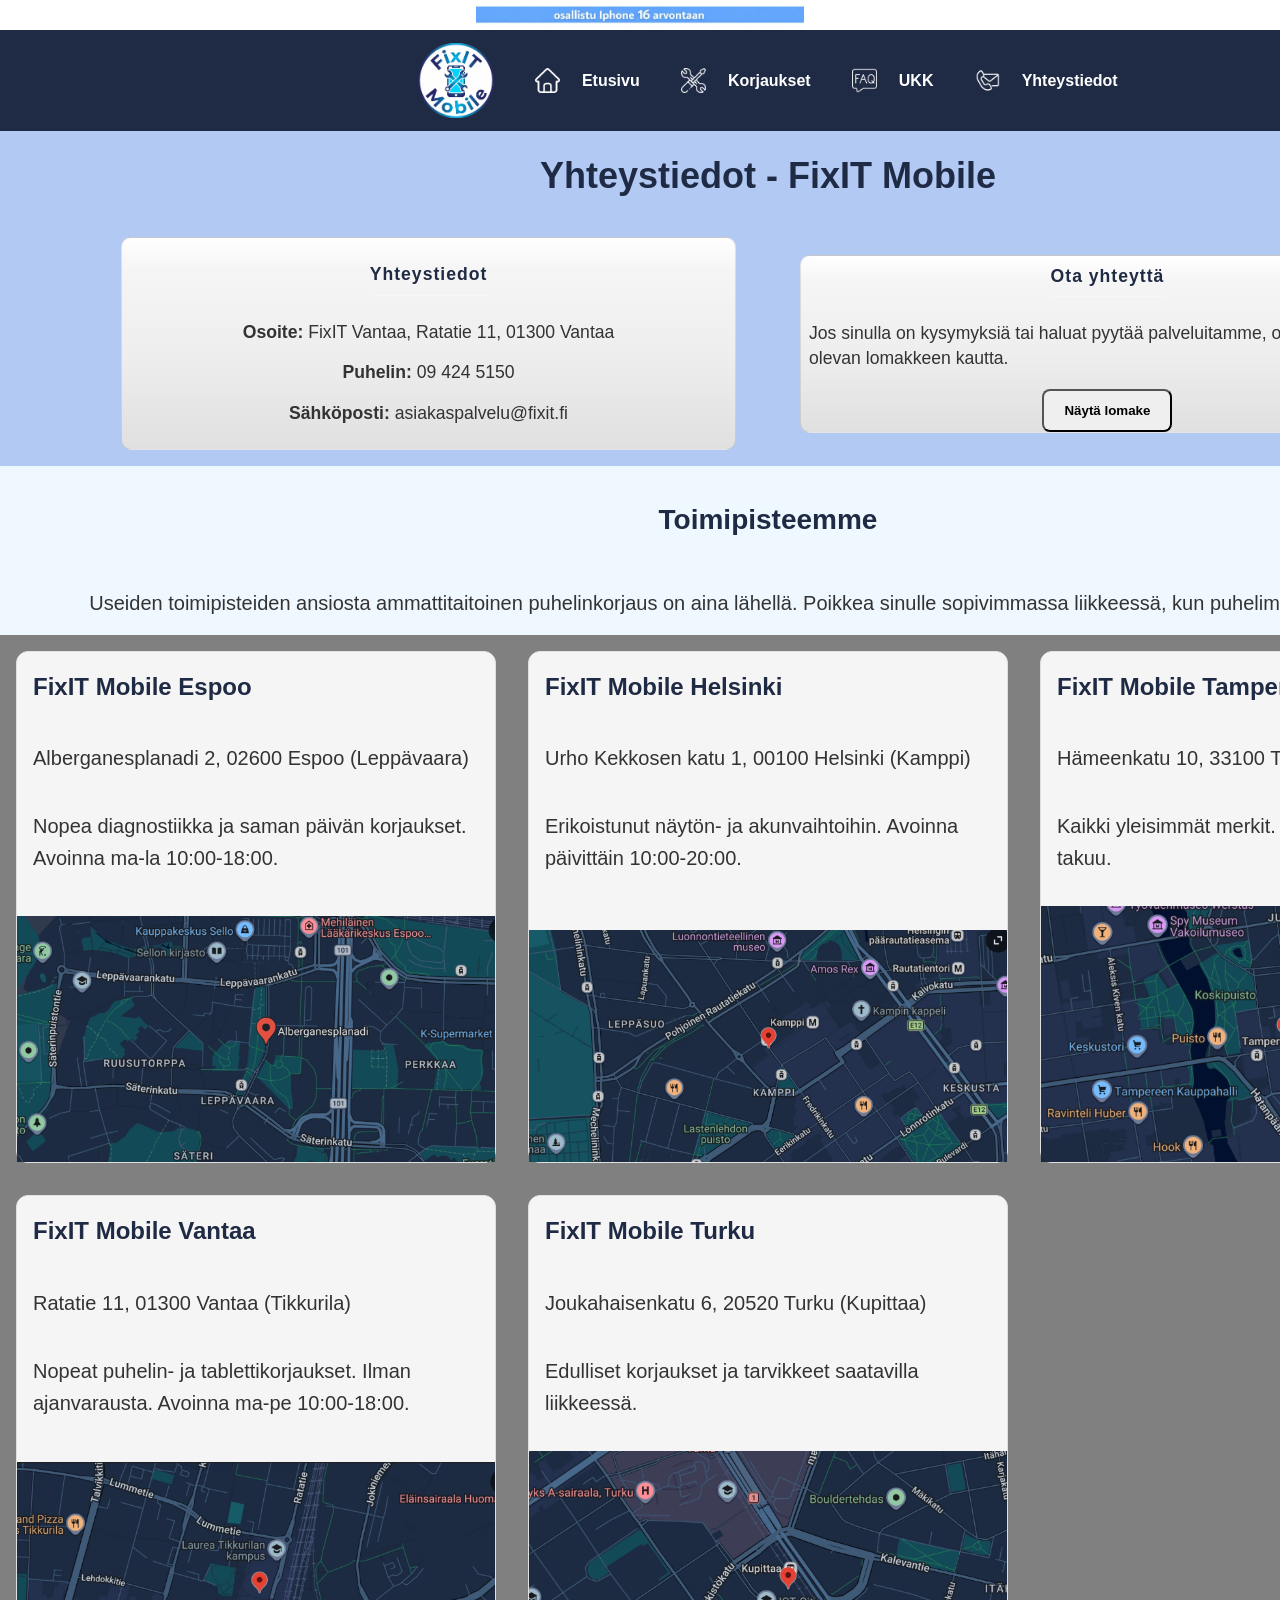
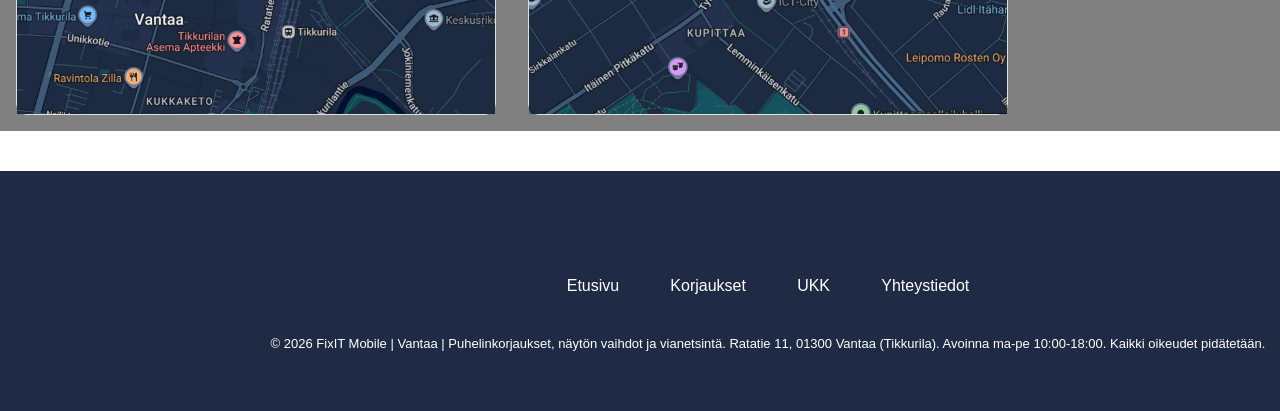
<file: contact.html>
<!doctype html>
<html lang="fi">
  <head>
    <meta charset="UTF-8" />
    <meta name="viewport" content="width=device-width, initial-scale=1.0" />
    <meta
      name="description"
      content="Ota yhteyttä FixIT Mobileen Vantaalla. Löydät osoitteen, puhelinnumeron ja sähköpostin nopeaa puhelimen korjausta varten."
    />
    <link rel="icon" type="image/x-icon" href="./Img/icons/favicon.ico" />
    <link rel="stylesheet" href="CSS/layoutdefinitions.css" />
    <link rel="stylesheet" href="CSS/layoutcontact.css" />
    <link rel="stylesheet" href="CSS/styleguide.css" />
    <link rel="stylesheet" href="CSS/styles.css" />
    <title>Yhteystiedot - FixIT Mobile</title>
  </head>
  <body>
    <div class="page">
      <aside class="top-ad">
        <div class="top-ad-container flex-center">
          <img
            class="img-top-ad"
            src="Img/large/top-scrolling-ad.webp"
            alt="img-top-ad"
          />
        </div>
      </aside>

      <header>
        <nav>
          <div class="header-logo-container">
            <a href="./index.html">
              <img
                class="header-logo-img"
                src="./Img/logos/main-logo-large.webp"
              />
            </a>
          </div>

          <div class="header-item flex-center">
            <div class="header-item-icon">
              <img
                class="header-item-icon-img"
                src="./Img/icons/home_icon_white.png"
              />
            </div>
            <a href="./index.html">Etusivu</a>
          </div>

          <div class="header-item flex-center">
            <div class="header-item-icon">
              <img
                class="header-item-icon-img"
                src="./Img/icons/repair_icon_white.png"
              />
            </div>
            <a href="./repairs.html">Korjaukset</a>
          </div>

          <div class="header-item flex-center">
            <div class="header-item-icon">
              <img
                class="header-item-icon-img"
                src="./Img/icons/faq_icon_white.png"
              />
            </div>
            <a href="./faq.html">UKK</a>
          </div>

          <div class="header-item flex-center">
            <div class="header-item-icon">
              <img
                class="header-item-icon-img"
                src="./Img/icons/contact_icon_white.png"
              />
            </div>
            <a href="./contact.html">Yhteystiedot</a>
          </div>
        </nav>
      </header>

      <main>
        <section class="flex-center column">
          <h1>Yhteystiedot - FixIT Mobile</h1>

          <div class="contact-details-cards flex-center">
            <article class="contact-details-card">
              <div class="contact-details-card-body">
                <h3 class="contact-details-card-text">
                  <strong>Yhteystiedot</strong>
                </h3>
                <p class="contact-details-card-text">
                  <strong>Osoite:</strong> FixIT Vantaa, Ratatie 11, 01300
                  Vantaa
                </p>
                <p class="contact-details-card-text">
                  <strong>Puhelin:</strong> 09 424 5150
                </p>
                <p class="contact-details-card-text">
                  <strong>Sähköposti:</strong> asiakaspalvelu@fixit.fi
                </p>
              </div>
            </article>

            <article class="contact-details-card flex-center">
              <h3 class="contact-details-card-text">Ota yhteyttä</h3>
              <p class="contact-details-card-text">
                Jos sinulla on kysymyksiä tai haluat pyytää palveluitamme, ota
                yhteyttä alla olevan lomakkeen kautta.
              </p>
              <button class="show-hide-form-btn" id="show-hide-form-btn">
                Näytä yhteydenottolomake
              </button>

              <article id="contact-form-container"></article>
            </article>
          </div>
        </section>
      </main>

      <section class="locations-heading flex-center column">
        <section class="flex-center column">
          <h2>Toimipisteemme</h2>
          <p>
            Useiden toimipisteiden ansiosta ammattitaitoinen puhelinkorjaus on
            aina lähellä. Poikkea sinulle sopivimmassa liikkeessä, kun
            puhelimesi kaipaa huoltoa.
          </p>
        </section>

        <section
          class="store-location-cards-container"
          id="store-location-cards-container"
        ></section>
      </section>

      <footer id="footer"></footer>
    </div>

    <script src="JS/data/phonerepairpricedata.js"></script>
    <script src="JS/scripts/main.js"></script>
    <script src="JS/data/storelocationdata.js"></script>
    <script src="JS/scripts/storelocationcards.js"></script>
    <script src="JS/scripts/contactform.js"></script>
  </body>
</html>
</file>
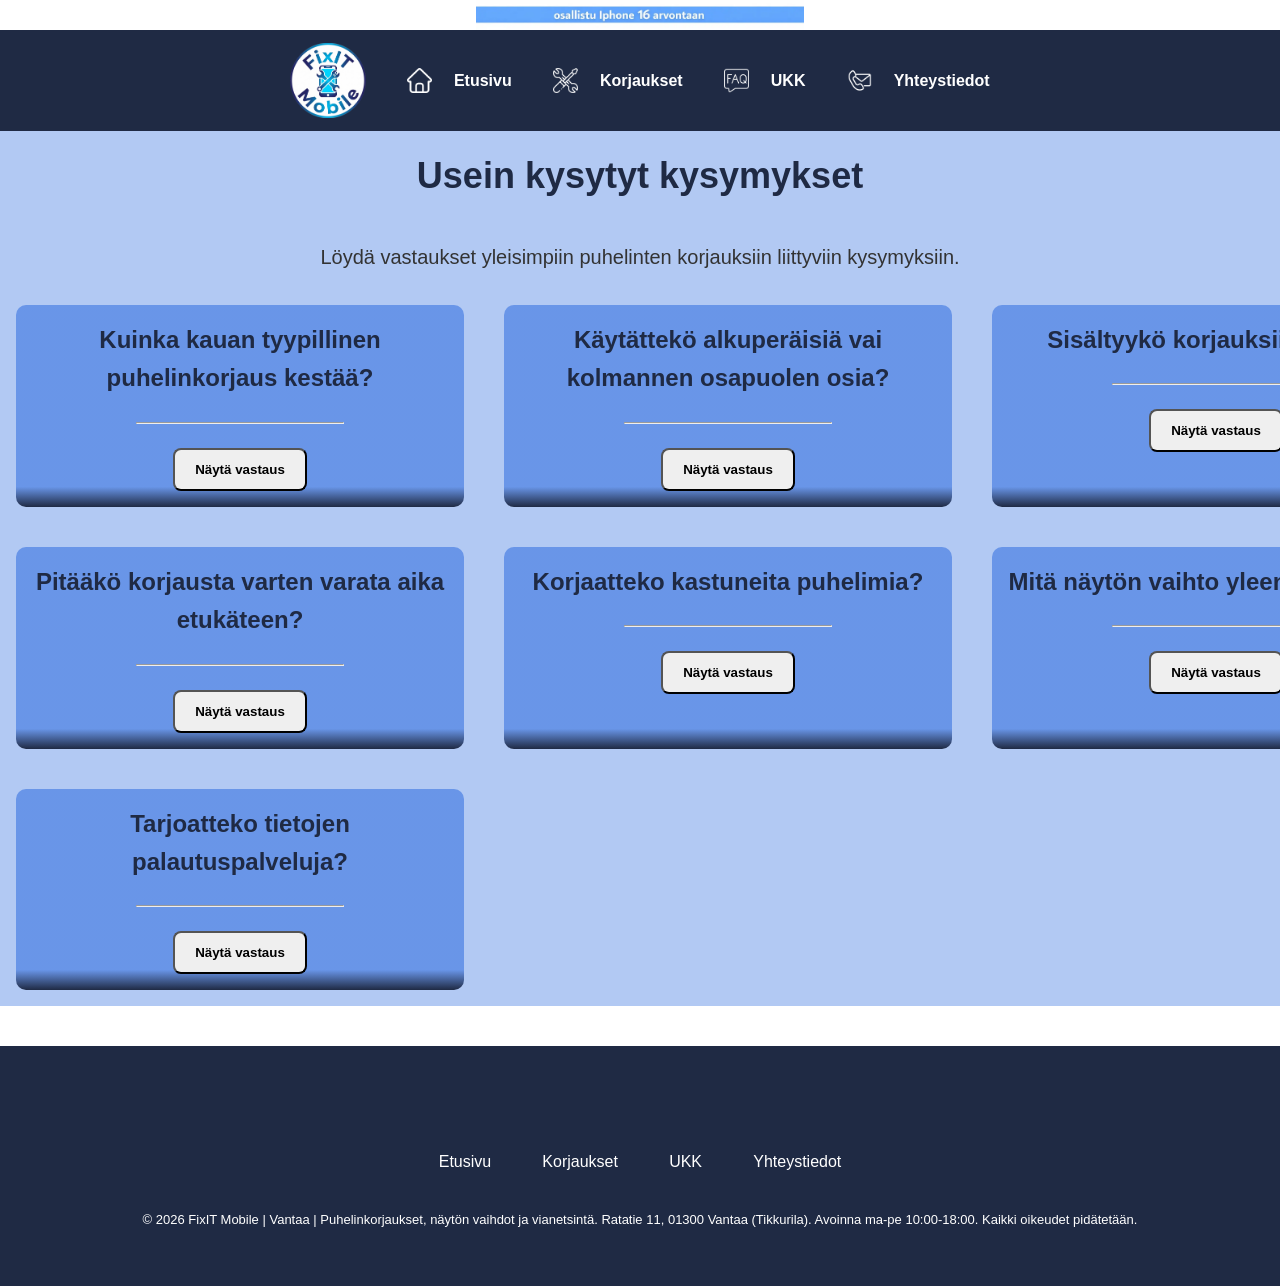
<file: faq.html>
<!doctype html>
<html lang="fi">
  <head>
    <meta charset="UTF-8" />
    <meta name="viewport" content="width=device-width, initial-scale=1.0" />
    <meta
      name="description"
      content="Löydä vastaukset yleisimpiin puhelimen korjaukseen liittyviin kysymyksiin. FixIT Mobile FAQ auttaa ratkaisemaan ongelmat nopeasti ja selkeästi."
    />
    <link rel="icon" type="image/x-icon" href="./Img/icons/favicon.ico" />
    <link rel="stylesheet" href="CSS/layoutdefinitions.css" />
    <link rel="stylesheet" href="CSS/layoutfaq.css" />
    <link rel="stylesheet" href="CSS/styleguide.css" />
    <link rel="stylesheet" href="CSS/styles.css" />
    <title>FixIT Mobile</title>
  </head>
  <body>
    <div class="page">
      <aside class="top-ad">
        <div class="top-ad-container flex-center">
          <img
            class="img-top-ad"
            src="Img/large/top-scrolling-ad.webp"
            alt="Ylämainos"
          />
        </div>
      </aside>

      <header>
        <nav>
          <div class="header-logo-container">
            <a href="./index.html">
              <img
                class="header-logo-img"
                src="./Img/logos/main-logo-large.webp"
                alt="FixIT Mobile logo"
              />
            </a>
          </div>

          <div class="header-item flex-center">
            <div class="header-item-icon">
              <img
                class="header-item-icon-img"
                src="./Img/icons/home_icon_white.png"
                alt="Etusivu"
              />
            </div>
            <a href="./index.html">Etusivu</a>
          </div>

          <div class="header-item flex-center">
            <div class="header-item-icon">
              <img
                class="header-item-icon-img"
                src="./Img/icons/repair_icon_white.png"
                alt="Korjaukset"
              />
            </div>
            <a href="./repairs.html">Korjaukset</a>
          </div>

          <div class="header-item flex-center">
            <div class="header-item-icon">
              <img
                class="header-item-icon-img"
                src="./Img/icons/faq_icon_white.png"
                alt="UKK"
              />
            </div>
            <a href="./faq.html">UKK</a>
          </div>

          <div class="header-item flex-center">
            <div class="header-item-icon">
              <img
                class="header-item-icon-img"
                src="./Img/icons/contact_icon_white.png"
                alt="Yhteystiedot"
              />
            </div>
            <a href="./contact.html">Yhteystiedot</a>
          </div>
        </nav>
      </header>

      <main class="flex-center column">
        <section class="flex-center column">
          <h1>Usein kysytyt kysymykset</h1>
          <p>
            Löydä vastaukset yleisimpiin puhelinten korjauksiin liittyviin
            kysymyksiin.
          </p>
        </section>

        <section class="faq-cards" id="faq-cards"></section>
      </main>

      <footer id="footer"></footer>
    </div>

    <script src="JS/data/phonerepairpricedata.js"></script>
    <script src="JS/scripts/main.js"></script>
    <script src="JS/data/faqdata.js"></script>
    <script src="JS/scripts/faq.js"></script>
  </body>
</html>
</file>
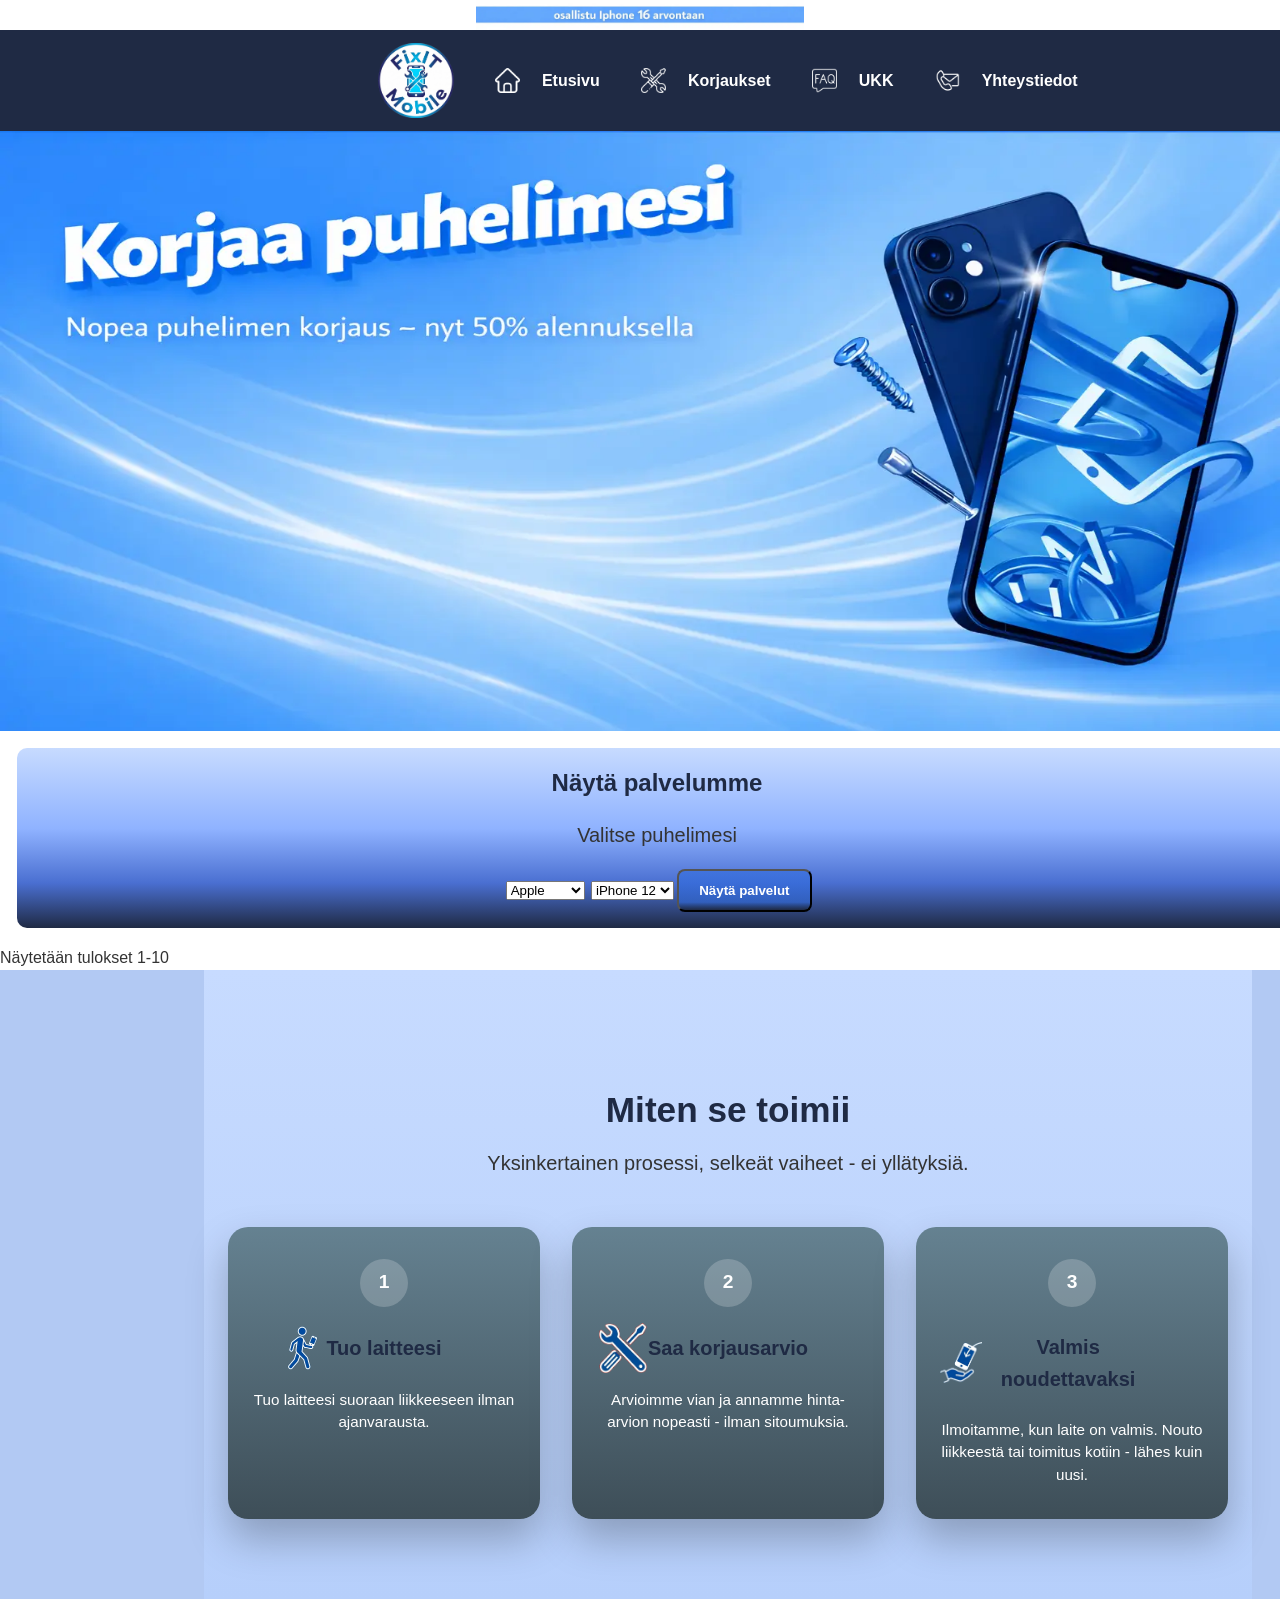
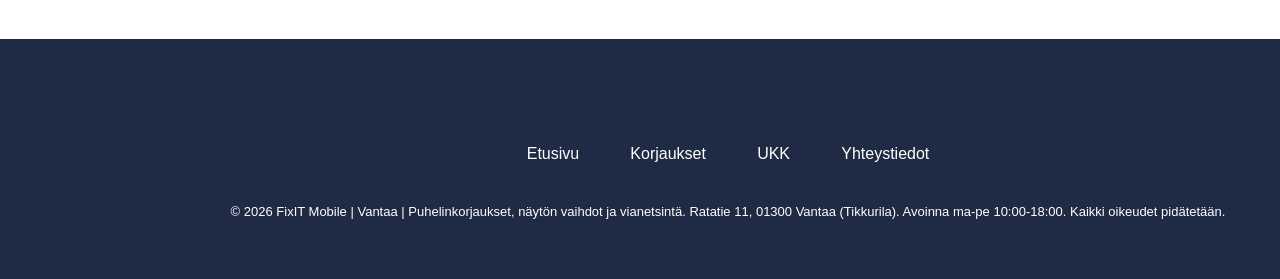
<file: repairs.html>
<!doctype html>
<html lang="fi">
  <head>
    <meta charset="UTF-8" />
    <meta name="viewport" content="width=device-width, initial-scale=1.0" />
    <meta
      name="description"
      content="Selaa puhelimesi korjausvaihtoehtoja ja hintoja. FixIT Mobile tarjoaa nopeat ja luotettavat näytön, akun ja muiden osien korjaukset kaikille yleisille puhelinmalleille."
    />
    <link rel="icon" type="image/x-icon" href="./Img/icons/favicon.ico" />
    <link rel="stylesheet" href="CSS/layoutdefinitions.css" />
    <link rel="stylesheet" href="CSS/layoutrepairs.css" />
    <link rel="stylesheet" href="CSS/styleguide.css" />
    <link rel="stylesheet" href="CSS/styles.css" />
    <title>FixIT Mobile</title>
  </head>
  <body>
    <div class="page">
      <aside class="top-ad">
        <div class="top-ad-container flex-center">
          <img
            class="img-top-ad"
            src="Img/large/top-scrolling-ad.webp"
            alt="Ylätason mainos"
          />
        </div>
      </aside>

      <header>
        <nav>
          <div class="header-logo-container">
            <a href="./index.html">
              <img
                class="header-logo-img"
                src="./Img/logos/main-logo-large.webp"
                alt="FixIT Mobile logo"
              />
            </a>
          </div>

          <div class="header-item flex-center">
            <div class="header-item-icon">
              <img
                class="header-item-icon-img"
                src="./Img/icons/home_icon_white.png"
                alt="Etusivu"
              />
            </div>
            <a href="./index.html">Etusivu</a>
          </div>

          <div class="header-item flex-center">
            <div class="header-item-icon">
              <img
                class="header-item-icon-img"
                src="./Img/icons/repair_icon_white.png"
                alt="Korjaukset"
              />
            </div>
            <a href="./repairs.html">Korjaukset</a>
          </div>

          <div class="header-item flex-center">
            <div class="header-item-icon">
              <img
                class="header-item-icon-img"
                src="./Img/icons/faq_icon_white.png"
                alt="Usein kysytyt kysymykset"
              />
            </div>
            <a href="./faq.html">UKK</a>
          </div>

          <div class="header-item flex-center">
            <div class="header-item-icon">
              <img
                class="header-item-icon-img"
                src="./Img/icons/contact_icon_white.png"
                alt="Yhteystiedot"
              />
            </div>
            <a href="./contact.html">Yhteystiedot</a>
          </div>
        </nav>
      </header>

      <figure class="hero">
        <img
          class="hero-img"
          src="./Img/large/hero-img.webp"
          alt="Korjauksiin liittyvä kuvituskuva"
        />
      </figure>

      <div class="repair-finder">
        <section class="brand-model-selection-card"></section>
      </div>

      <section class="showing-results-text">Näytetään tulokset 1-10</section>

      <section class="result-cards" id="result-cards"></section>

      <main>
        <section class="how-it-works">
          <h2 class="how-it-works-title">Miten se toimii</h2>
          <p class="how-it-works-subtitle">
            Yksinkertainen prosessi, selkeät vaiheet - ei yllätyksiä.
          </p>

          <div class="how-it-works-cards">
            <article class="how-it-works-card">
              <div class="step-number">1</div>
              <div class="how-it-works-card-header flex-center row">
                <div class="how-it-works-header-img-container">
                  <img
                    class="how-it-works-header-img"
                    src="./Img/icons/stick-man-with-phone.webp"
                    alt="Laitteen tuonti"
                  />
                </div>
                <h3 class="how-it-works-card-title">Tuo laitteesi</h3>
              </div>
              <p>Tuo laitteesi suoraan liikkeeseen ilman ajanvarausta.</p>
            </article>

            <article class="how-it-works-card">
              <div class="step-number">2</div>
              <div class="how-it-works-card-header flex-center row">
                <div class="how-it-works-header-img-container">
                  <img
                    class="how-it-works-header-img"
                    src="./Img/icons/repair-icon-blue.webp"
                    alt="Korjausarvio"
                  />
                </div>
                <h3 class="how-it-works-card-title">Saa korjausarvio</h3>
              </div>
              <p>
                Arvioimme vian ja annamme hinta-arvion nopeasti - ilman
                sitoumuksia.
              </p>
            </article>

            <article class="how-it-works-card">
              <div class="step-number">3</div>
              <div class="how-it-works-card-header flex-center row">
                <div class="how-it-works-header-img-container">
                  <img
                    class="how-it-works-header-img"
                    src="./Img/icons/receive-phone-icon.webp"
                    alt="Valmis laite"
                  />
                </div>
                <h3 class="how-it-works-card-title">Valmis noudettavaksi</h3>
              </div>
              <p>
                Ilmoitamme, kun laite on valmis. Nouto liikkeestä tai toimitus
                kotiin - lähes kuin uusi.
              </p>
            </article>
          </div>
        </section>
      </main>

      <footer id="footer"></footer>
    </div>

    <script src="JS/data/phonerepairpricedata.js"></script>
    <script src="JS/scripts/main.js"></script>
    <script src="JS/scripts/repairs.js"></script>
  </body>
</html>
</file>
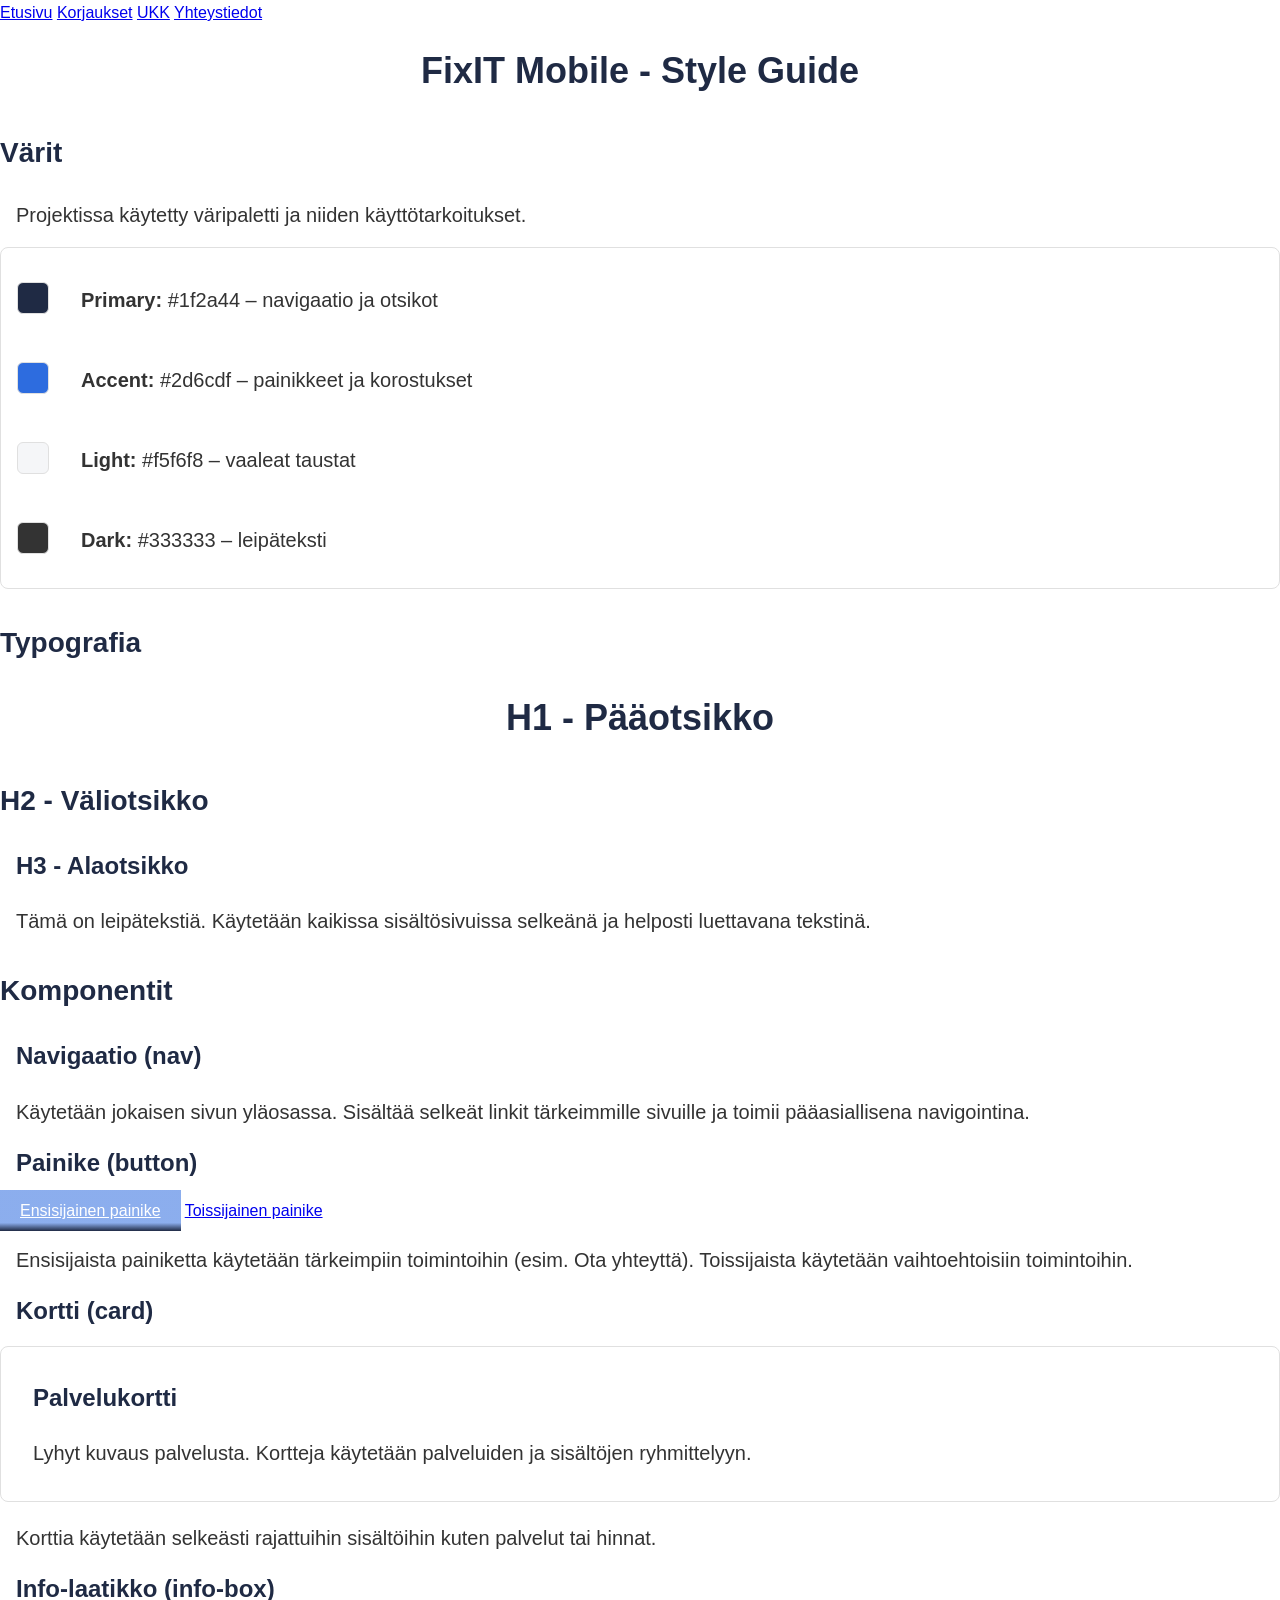
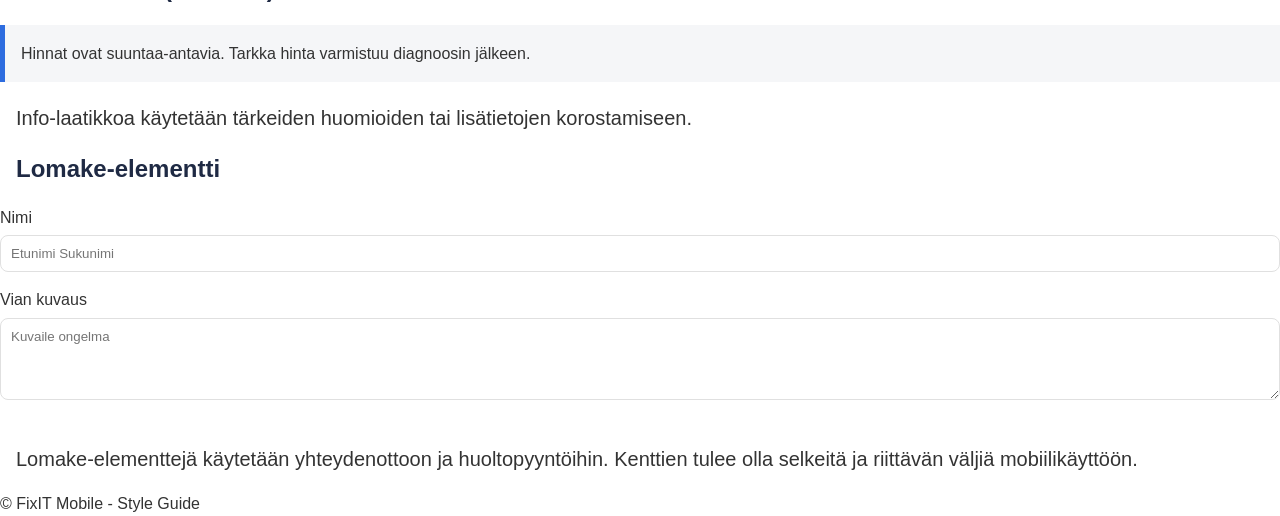
<file: styleguide.html>
<!doctype html>
<html lang="fi">
  <head>
    <meta charset="UTF-8" />
    <meta name="viewport" content="width=device-width, initial-scale=1.0" />
    <link rel="icon" type="image/x-icon" href="./Img/icons/favicon.ico" />
    <title>FixIT Mobile - Style Guide</title>

    <link rel="stylesheet" href="CSS/styleguide.css" />
  </head>

  <body>
    <div class="nav">
      <a href="#">Etusivu</a>
      <a href="#">Korjaukset</a>
      <a href="#">UKK</a>
      <a href="#">Yhteystiedot</a>
    </div>

    <div class="container">
      <h1>FixIT Mobile - Style Guide</h1>


    <h2>Värit</h2>
    <p>
      Projektissa käytetty väripaletti ja niiden käyttötarkoitukset.
    </p>

    <div class="card">
      <div class="color-swatch-list">
        <div class="color-swatch">
          <div class="color-box color-primary"></div>
          <p><strong>Primary:</strong> #1f2a44 – navigaatio ja otsikot</p>
        </div>

        <div class="color-swatch">
          <div class="color-box color-accent"></div>
          <p><strong>Accent:</strong> #2d6cdf – painikkeet ja korostukset</p>
        </div>

        <div class="color-swatch">
          <div class="color-box color-light"></div>
          <p><strong>Light:</strong> #f5f6f8 – vaaleat taustat</p>
        </div>

        <div class="color-swatch">
          <div class="color-box color-dark"></div>
          <p><strong>Dark:</strong> #333333 – leipäteksti</p>
        </div>
      </div>
    </div>


      <h2>Typografia</h2>
      <h1>H1 - Pääotsikko</h1>
      <h2>H2 - Väliotsikko</h2>
      <h3>H3 - Alaotsikko</h3>
      <p>
        Tämä on leipätekstiä. Käytetään kaikissa sisältösivuissa selkeänä ja
        helposti luettavana tekstinä.
      </p>

      <h2>Komponentit</h2>

      <h3>Navigaatio (nav)</h3>
      <p>
        Käytetään jokaisen sivun yläosassa. Sisältää selkeät linkit tärkeimmille
        sivuille ja toimii pääasiallisena navigointina.
      </p>

      <h3>Painike (button)</h3>
      <a href="#" class="button button-primary">Ensisijainen painike</a>
      <a href="#" class="button button-secondary">Toissijainen painike</a>
      <p>
        Ensisijaista painiketta käytetään tärkeimpiin toimintoihin (esim. Ota
        yhteyttä). Toissijaista käytetään vaihtoehtoisiin toimintoihin.
      </p>

      <h3>Kortti (card)</h3>
      <div class="card">
        <h3>Palvelukortti</h3>
        <p>
          Lyhyt kuvaus palvelusta. Kortteja käytetään palveluiden ja sisältöjen
          ryhmittelyyn.
        </p>
      </div>
      <p>
        Korttia käytetään selkeästi rajattuihin sisältöihin kuten palvelut tai
        hinnat.
      </p>

      <h3>Info-laatikko (info-box)</h3>
      <div class="info-box">
        Hinnat ovat suuntaa-antavia. Tarkka hinta varmistuu diagnoosin jälkeen.
      </div>
      <p>
        Info-laatikkoa käytetään tärkeiden huomioiden tai lisätietojen
        korostamiseen.
      </p>

      <h3>Lomake-elementti</h3>
      <label>Nimi</label>
      <input type="text" placeholder="Etunimi Sukunimi" />
      <label>Vian kuvaus</label>
      <textarea rows="4" placeholder="Kuvaile ongelma"></textarea>
      <p>
        Lomake-elementtejä käytetään yhteydenottoon ja huoltopyyntöihin.
        Kenttien tulee olla selkeitä ja riittävän väljiä mobiilikäyttöön.
      </p>
    </div>

    <div class="footer">© FixIT Mobile - Style Guide</div>
  </body>
</html>
</file>
<file: CSS/layoutdefinitions.css>
header {
  display: flex;
}

/* Defining grid areas */
.top-ad {
  grid-area: top-ad;
}

header {
  grid-area: header;
}

.hero {
  grid-area: hero;
}

main {
  grid-area: main;
}

.repair-finder-heading {
  grid-area: repair-finder-heading;
}

.ad-right {
  grid-area: ad-right;
}

.review-right {
  grid-area: review-right;
}

.selection-card {
  grid-area: selection-card;
}

footer {
  grid-area: footer;
}

.showing-results-text {
  grid-area: showing-results-text;
}

.result-cards {
  grid-area: result-cards;
}

.locations-heading {
  grid-area: locations-heading;
}

.map-right {
  grid-area: map-right;
}

.faq {
  grid-area: faq;
}
</file>
<file: CSS/layoutcontact.css>
.page {
  display: grid;
  grid-template-columns: 1fr 250px; /* main + right sidebar */

  grid-template-areas:
    "top-ad"
    "header"
    "main"
    "locations-heading"
    "footer";
}
</file>
<file: CSS/styleguide.css>
/* =========================
    CSS MODIFIERS (COLORS)
========================= */

:root {
  --color-primary: #1f2a44;
  --color-accent: #2d6cdf;
  --color-light: #f5f6f8;
  --color-dark: #333333;
  --color-success: #2e7d32;
  --color-border: #e0e0e0;
  --radius: 0.5rem;
  --spacing: 1rem;
  --max-width: 68.75rem;
  --font-heading: "Segoe UI", sans-serif;
  --font-body: Arial, sans-serif;
}

* {
  box-sizing: border-box;
  max-width: 100%;
}


/* =========================
   COLOR SWATCHES (STYLEGUIDE)
========================= */

.color-swatch-list {
  display: flex;
  flex-direction: column;
  gap: 0.75rem;
}

.color-swatch {
  display: flex;
  align-items: center;
  gap: 1rem;
}

.color-box {
  width: 32px;
  height: 32px;
  border-radius: 6px;
  border: 1px solid var(--color-border);
}

/* Individual colors */
.color-primary {
  background-color: var(--color-primary);
}

.color-accent {
  background-color: var(--color-accent);
}

.color-light {
  background-color: var(--color-light);
}

.color-dark {
  background-color: var(--color-dark);
}


/* =========================
    TYPOGRAPHY
========================= */

body {
  font-family: var(--font-body);
  color: var(--color-dark);
  background-color: white;
  line-height: 1.6;
}

html,
body {
  margin: 0;
  padding: 0;
  width: 100%;
  max-width: 100%;
  overflow-x: hidden;
}

h1,
h2,
h3 {
  font-family: var(--font-heading);
  color: var(--color-primary);
  margin-top: 2rem;
}

h1 {
  text-align: center;
  font-size: 2.25rem;
  margin: 1rem;
}
h2 {
  font-size: 1.75rem;
}
h3 {
  font-size: 1.5rem;
  margin: 1rem;
}

h4 {
  font-size: 1.3rem;
  margin: 1rem;
}

p {
  font-size: 1.25rem;
  margin-bottom: 1rem;
  margin-left: 1rem;
  margin-right: 1rem;
}

/* =========================
    COMPONENTS
========================= */

/* TOP-AD */

.top-ad {
  width: 100vw;
  overflow: hidden;
  background-color: white;
  height: 30px;
}

.top-ad-container {
  display: inline-block;
  white-space: nowrap;
  animation: scroll-ad 30s linear infinite;
  height: 100%;
  cursor: pointer;
}

.img-top-ad {
  display: inline-block;
  height: 100%;
}

.top-ad:hover .top-ad-container {
  animation-play-state: paused;
}

/* NAV */
nav {
  display: flex;
  justify-content: center;
  align-items: center;
  width: 100%;
  background: var(--color-primary);
  gap: 1.25rem;
  padding: 0.3rem;
}

nav a {
  color: white;
  text-decoration: none;
  font-weight: bold;
  position: relative;
  border: 2px solid transparent;
  padding: 0.4rem 0.6rem;
  transition: all 0.5s;
}

nav a:hover:not(.header-logo-container a) {
  border: 2px solid #a6a6a6;
  box-shadow: 0 0 10px 5px #2d6bdf8c;
  background-color: #2d6bdf8c;
}

/* HEADER */

.header-logo-container {
  display: flex;
}

.header-logo-img {
  display: block;
  height: 75px;
  width: auto;
}

.header-item {
  margin: 0;
}

.header-item-img {
  vertical-align: middle;
}

.header-item-icon-img {
  display: block;
  width: 25px;
  height: 25px;
  margin: 0.625rem;
}

/* HERO */
.hero {
  display: flex;
  justify-content: center;
  align-items: center;
  width: 100vw;
  aspect-ratio: 16 / 9;
  max-height: 600px;
}

.hero-img {
  display: block;
  width: 100%;
  height: 100%;
}

/* MAIN */
main {
  display: flex;
  justify-content: center;
  align-items: center;
  background-color: #2d6bdf5d;
  width: 100%;
  max-width: 100%;
  margin: 0;
  padding: 0;
}

/* BUTTON */
button {
  display: inline-block;
  padding: 0.75rem 1.25rem;
  border-radius: var(--radius);
  text-decoration: none;
  font-weight: bold;
  margin-top: 0.625rem;
}

.btn-primary {
  background: var(--color-accent);
  color: white;
}

.btn-secondary {
  border: 0.125rem solid var(--color-accent);
  color: var(--color-accent);
}

/* CARD */
.card {
  border: 0.0625rem solid var(--color-border);
  border-radius: var(--radius);
  padding: var(--spacing);
  margin-bottom: var(--spacing);
  background: white;
}

/* INFO BOX */
.info-box {
  background: var(--color-light);
  border-left: 0.3125rem solid var(--color-accent);
  padding: var(--spacing);
  margin: var(--spacing) 0;
}

/* FORM ELEMENT */
input,
textarea {
  width: 100%;
  padding: 0.625rem;
  margin-top: 0.3125rem;
  margin-bottom: 0.9375rem;
  border: 0.0625rem solid var(--color-border);
  border-radius: var(--radius);
  font-family: var(--font-body);
}

/* FOOTER */
footer {
  background: var(--color-primary);
  color: white;
  padding: 1.25rem;
  margin-top: 2.5rem;
  text-align: center;
}

.footer-header-link {
  position: relative;
  margin: 1rem;
  color: white;
  text-decoration: none;
  display: inline-flex;
  align-items: center;
  justify-content: center;
  padding: 0.4rem 0.6rem;
}

.footer-header-link::before {
  content: "";
  position: absolute;
  inset: 0;
  border-top: 2px solid #a6a6a6;
  border-bottom: 2px solid #a6a6a6;
  transform: scaleX(0);
  transform-origin: left center;
  transition: transform 0.4s ease;
  pointer-events: none;
}

.footer-header-link::after {
  content: "";
  position: absolute;
  inset: 0;
  border-left: 2px solid #a6a6a6;
  border-right: 2px solid #a6a6a6;
  transform: scaleY(0);
  transform-origin: center top;
  transition: transform 0.4s ease;
  pointer-events: none;
}

.footer-header-link:hover::before {
  transform: scaleX(1);
}

.footer-header-link:hover::before,
.footer-header-link:hover::after {
  border-color: #a6a6a6;
}

.footer-ending-text {
  font-size: small;
}

/* =============================
    BRAND-MODEL-SELECTION-CARD
============================= */

.repair-finder {
  background: rgba(255, 255, 255, 0.05);

  border: 1px solid rgba(255, 255, 255, 0.2);
  border-radius: 8px;
  width: 100%;
}

.brand-model-selection-card {
  display: flex;
  flex-direction: column;
  margin: 1rem;
  max-width: 100vw;
}

.brand-model-card-background-wrapper {
  background: linear-gradient(
    to bottom,
    #c7dbff 0%,
    #8fb2ff 45%,
    #4a6fd1 75%,
    #1f2a44 100%
  );

  padding: 1rem;
  border-radius: 10px;
  gap: 0.5rem;
}

.brand-model-card-text-area {
  gap: 1rem;
}

.brand-model-card-headline {
  margin: 0;
}

.brand-model-card-text {
  margin: 0;
}

.brand-select {
  margin: 0.2rem;
}

.model-select {
  margin: 0.2rem;
}

.button.button-primary,
.view-services-btn {
  background: linear-gradient(to bottom, #2d6bdf8c 80%, #1f2a44 100%);
  color: #fff;
  padding: 0.75rem 1.25rem;
  transition:
    transform 0.3s ease,
    box-shadow 0.3s ease;
}

.button.button-primary:hover,
.view-services-btn:hover {
  transform: scale(1.08);
  box-shadow: 0 8px 20px rgba(0, 0, 0, 0.25);
}

/* =============================
    HOUSE-AD-CARDS
============================= */

.house-ad-section {
  width: 100%;
}

.house-ad-container {
  width: 100%;
  display: grid;
  grid-template-columns: repeat(auto-fit, minmax(300px, 1fr));
  gap: 1.5rem;
  justify-items: center;
}

.house-ad-card {
  display: flex;
  justify-content: center;
  align-items: center;
  width: 100%;
  margin: 1rem;
  border-radius: 10px;
}

.house-ad-text-wrapper {
  display: flex;
  flex-direction: column;
}

.house-ad-header {
  margin: 2rem;
}

.house-ad-title {
  margin: 0;
}

.house-ad-description-area {
  margin: 1rem;
}

.house-ad-description {
  margin: 0;
}

.house-ad-img-container {
  display: flex;
  justify-content: center;
  align-items: center;
  width: 300px;
  height: 300px;
}

.house-ad-img {
  display: block;
  width: 100%;
  height: 100%;
  object-fit: contain;
  border-radius: 16px;
}

/* =============================
    RESULT-CARD
============================= */

.result-cards {
  display: grid;
  grid-template-columns: repeat(3, minmax(30rem, 1fr));
  width: 100%;
  gap: 0.5rem;
  background: linear-gradient(
    to bottom,
    transparent 0%,
    rgba(123, 189, 255, 0.541) 10%,
    rgba(123, 189, 255, 0.541) 90%,
    transparent 100%
  );
}

.result-card {
  display: flex;
  flex-direction: column;
  align-items: center;
  text-align: center;
  background: linear-gradient(to bottom, #2d6bdf8c 80%, #1f2a44 100%);

  gap: 1rem;
  padding: 1rem;
  border-radius: 10px;
}

.result-card-headline-area {
  margin: 0;
}

.result-card-headline {
  margin: 0;
}

.result-card-model-brand-names {
  margin: 0;
  color: #1f2a44;
  text-shadow: 0 0 4px rgba(255, 255, 255, 0.6);
  font-weight: 600;
}

.result-card-price {
  margin: 0;
}

.result-card-separator {
  width: 50%;
}

.result-card-text-area {
  height: calc(1.2rem * 3); /*3 lines of text always to align images below */
  overflow: hidden;
}

.result-card-text {
  margin: 0;
}

.result-card-img-wrapper {
  display: flex;
  justify-content: center;
  align-items: center;
  width: 150px;
  height: 150px;
}

.result-card-img {
  max-width: 100%;
  max-height: 100%;
  object-fit: contain;
  border-radius: 16px;
}

/* =============================
    HOW IT WORKS-CARD
============================= */

.how-it-works-cards {
  display: grid;
  grid-template-columns: repeat(auto-fit, minmax(260px, 1fr));
  gap: 2rem;
  max-width: 1000px;
  margin: 0 auto;
}

.how-it-works-card {
  background: linear-gradient(
    to bottom,
    rgba(96, 125, 139, 0.95),
    rgba(55, 71, 79, 0.95)
  );
  color: #fff;
  padding: 2rem 1.5rem;
  border-radius: 20px;
  box-shadow: 0 20px 40px rgba(0, 0, 0, 0.25);
  transition: box-shadow 0.3s ease;
}

.how-it-works-card:hover {
  box-shadow: 0 30px 60px rgba(0, 0, 0, 0.35);
}

.how-it-works-card-header {
  margin-bottom: 1rem;
}

.how-it-works-card-title {
  padding-right: 50px;
  margin: 0;
}

.how-it-works-header-img-container {
  width: 50px;
  height: 50px;
}

.how-it-works-header-img {
  width: 100%;
  height: 100%;
  object-fit: contain;
}

/* STEP NUMBER */
.step-number {
  width: 48px;
  height: 48px;
  margin: 0 auto 1rem;
  display: flex;
  align-items: center;
  justify-content: center;
  font-size: 1.2rem;
  font-weight: bold;
  background: rgba(255, 255, 255, 0.2);
  border-radius: 50%;
}

/* TEXT */
.how-it-works-card h3 {
  margin: 0.5rem 0;
  font-size: 1.25rem;
}

.how-it-works-card p {
  margin: 0;
  font-size: 0.95rem;
  line-height: 1.5;
}

/* =============================
    FAQ-CARD
============================= */

.faq-cards {
  display: grid;
  grid-template-columns: repeat(3, minmax(30rem, 1fr));
  width: 100%;
  gap: 0.5rem;
  max-width: 100vw;
}

.faq-card {
  display: flex;
  flex-direction: column;
  align-items: center;
  text-align: center;
  background: linear-gradient(to bottom, #2d6bdf8c 90%, #1f2a44 100%);
  gap: 1rem;
  margin: 1rem;
  padding: 1rem;
  border-radius: 10px;
}

.faq-card-question-area {
  margin: 0;
}

.faq-card-question {
  margin: 0;
}

.faq-card-separator {
  width: 50%;
}

.faq-show-answer-btn {
  margin: 0;
  text-decoration: none;
  transition: transform 0.2s ease;
  display: inline-block;
}

.faq-show-answer-btn:hover {
  transform: scale(1.07);
}

.faq-card-answer-area {
  margin: 0;
}

.faq-card-answer-area.hidden {
  display: none;
}

.faq-card-answer-area {
  margin: 0;
}

/* =============================
    CONTACT DETAILS-CARD
============================= */

.contact-details-cards {
  gap: 2rem;
}
.contact-details-card {
  display: flex;
  flex-direction: column;
  background: linear-gradient(
    to bottom,
    #ffffff 0%,
    #f5f5f5 15%,
    #eeeeee 55%,
    #e0e0e0 100%
  );
  border-radius: 10px;
  width: 50%;
  border: 1px solid rgba(0, 0, 0, 0.1);
  margin: 1rem;
}

.contact-details-card-body {
  padding: 1rem;
  display: flex;
  flex-direction: column;
  align-items: center;
  text-align: center;
}

.contact-details-card-text {
  font-size: 1.1rem;
  margin: 0.5rem;
  line-height: 1.4;
}

.contact-details-card-text:first-child {
  letter-spacing: 1px;
  border-bottom: 1px solid rgba(255, 255, 255, 0.3);
  width: auto;
  margin-bottom: 1rem;
  padding-bottom: 0.5rem;
}

/* =============================
    CONTACT FORM
============================= */

.contact-form {
  display: flex;
  flex-direction: column;
  gap: 1rem;
  margin: 1rem;
  padding: 1.5rem;
  border-radius: 10px;

  background: linear-gradient(to bottom, #2d6bdf8c 80%, #1f2a44 100%);
  color: #fff;
  max-width: 100vw;
}

/* Labels */
.contact-form label {
  font-weight: 600;
  margin-bottom: 0.25rem;
}

/* Inputs, select, textarea */
.contact-form input,
.contact-form select,
.contact-form textarea {
  width: 100%;
  padding: 0.5rem;
  border-radius: 6px;
  border: none;
  outline: none;
  font-size: 0.95rem;
}

/* Textarea height */
.contact-form textarea {
  min-height: 100px;
  resize: vertical;
}

/* Phone input group */
.phone-wrapper {
  display: flex;
  gap: 0.5rem;
}

.phone-wrapper select {
  width: 30%;
}

.phone-wrapper input {
  width: 70%;
}

/* Checkbox group */
.contact-form input[type="checkbox"] {
  width: auto;
  margin-right: 0.5rem;
}

.contact-form div {
  display: flex;
  align-items: center;
}

/* Submit button */
.contact-form button {
  margin-top: 1rem;
  padding: 0.6rem;
  border-radius: 6px;
  border: none;
  cursor: pointer;
  font-weight: 600;

  background-color: #ffffff;
  color: #1f2a44;
  transition: 0.2s ease;
}

.contact-form button:hover {
  background-color: #dbe4ff;
}

.show-hide-form-btn {
  transition: transform 0.2s ease;
}

.show-hide-form-btn:hover {
  transform: scale(1.07);
}

/* Responsive */
@media (max-width: 500px) {
  .phone-wrapper {
    flex-direction: column;
  }

  .phone-wrapper select,
  .phone-wrapper input {
    width: 100%;
  }
}

/* =============================
    STORE LOCATION CARDS
============================= */

.store-location-cards-container {
  display: grid;
  grid-template-columns: repeat(3, minmax(30rem, 1fr));
  width: 100%;
  gap: 2rem;
  background-color: grey;
  padding: 1rem;
}

.store-location-card {
  display: flex;
  flex-direction: column;
  background-color: whitesmoke;
  gap: 1rem;

  border: 1px solid #e0e0e0;
  border-radius: 12px;
  transition:
    transform 0.2s ease,
    box-shadow 0.2s ease;
}

.store-location-card-text-area {
  display: flex;
  flex-direction: column;
  height: 60%;
}

.store-location-card-map-area {
  display: flex;
  align-items: center;
  justify-content: center;
}

.store-location-card-map-img {
  display: block;
  max-width: 100%;
  height: 100%;
  object-fit: cover;
}

/* =========================
    IMAGES
========================= */

figure {
  margin: 0;
  padding: 0;
}

img {
  margin: 0;
  padding: 0;
}

/* =========================
    CONFIGS FOR PHONES
========================= */

@media (max-width: 768px) {
  .top-ad-container {
    animation: scroll-ad 8s linear infinite;
  }

  nav {
    display: grid;
    grid-template-columns: repeat(2, 1fr);
    justify-items: start;
    align-items: center;
    gap: 0rem;
    padding: 0.5rem;
    width: 100%;
  }

  nav a {
    margin-right: 0rem;
  }

  .header-logo-container {
    grid-column: 1 / -1;
  }

  .house-ad-header {
    margin: 0.5rem;
  }

  .house-ad-img-container {
    width: 100%;
    margin: 0.5rem;
  }

  .result-cards {
    grid-template-columns: repeat(1, 1fr);
  }

  .faq-cards {
    grid-template-columns: repeat(1, 1fr);
  }

  .store-location-cards-container {
    grid-template-columns: repeat(1, 1fr);
  }
}
</file>
<file: CSS/styles.css>
.flex-center {
  display: flex;
  align-items: center;
  justify-content: center;
}

.flex-center.column {
  flex-direction: column;
}

.flex-center.row {
  flex-direction: row;
}

.hidden {
  display: none;
}

/* INDEX PAGE */

.index-site-main-content {
  margin: 0;
}

.site-summary-card {
  background: linear-gradient(
    to bottom,
    #1f2a44b7 0%,
    #4a6fd1 3%,
    #8fb2ff 55%,
    #c7dbff 100%
  );
  border-radius: 10px;
  margin: 1rem;
  width: 50%;
}

.site-summary-card-body {
  margin: 0;
}

.site-summary-card-text {
  margin: 2rem;
}

.site-summary-card-img-container {
  aspect-ratio: 4 / 3;
}

.site-summary-card-img {
  width: 70%;
  height: 70%;
}

.main-section-house-ad {
  background-color: #2d6bdf8c;
  width: 50%;
  margin: 1rem;
  border-radius: 10px;
}

.main-section-house-ad-img-container {
  width: 100%;
  aspect-ratio: 16 / 9;
  margin-left: auto;
}

.main-section-house-ad-img {
  width: 100%;
  height: 100%;
}

/* REPAIRS PAGE */

/* SECTION */
.how-it-works {
  background: linear-gradient(to bottom, #c7dbff 0%, #b6cffb 100%);
  padding: 5rem 1.5rem;
  text-align: center;
}

/* HEADINGS */
.how-it-works-title {
  font-size: 2.2rem;
  margin-bottom: 0.5rem;
}

.how-it-works-subtitle {
  max-width: 520px;
  margin: 0 auto 3rem;
  color: #333;
}

/* LOCATIONS PAGE */

.locations-heading {
  background-color: aliceblue;
}

/* Animation keyframes */
@keyframes scroll-ad {
  0% {
    transform: translateX(-100vw);
  }
  100% {
    transform: translateX(100vw);
  }
}

/* Phone configs */
@media (max-width: 768px) {
  .index-site-main-content {
    flex-direction: column;
  }

  .site-summary-card {
    width: 100%;
  }

  .site-summary-card-img-container {
    display: none;
  }

  .main-section-house-ad {
    width: 100%;
  }

  .how-it-works-cards {
    grid-template-columns: 1fr;
  }

  .contact-details-cards {
    flex-direction: column;
  }

  .contact-details-card {
    width: 90%;
  }
}
</file>
<file: CSS/layoutfaq.css>
.page {
  display: grid;

  grid-template-areas:
    "top-ad"
    "header"
    "main"
    "footer";
}
</file>
<file: CSS/layoutrepairs.css>
.page {
  display: grid;

  grid-template-areas:
    "top-ad"
    "header"
    "hero"
    "repair-finder-heading"
    "showing-results-text"
    "result-cards"
    "main"
    "footer";
}
</file>
